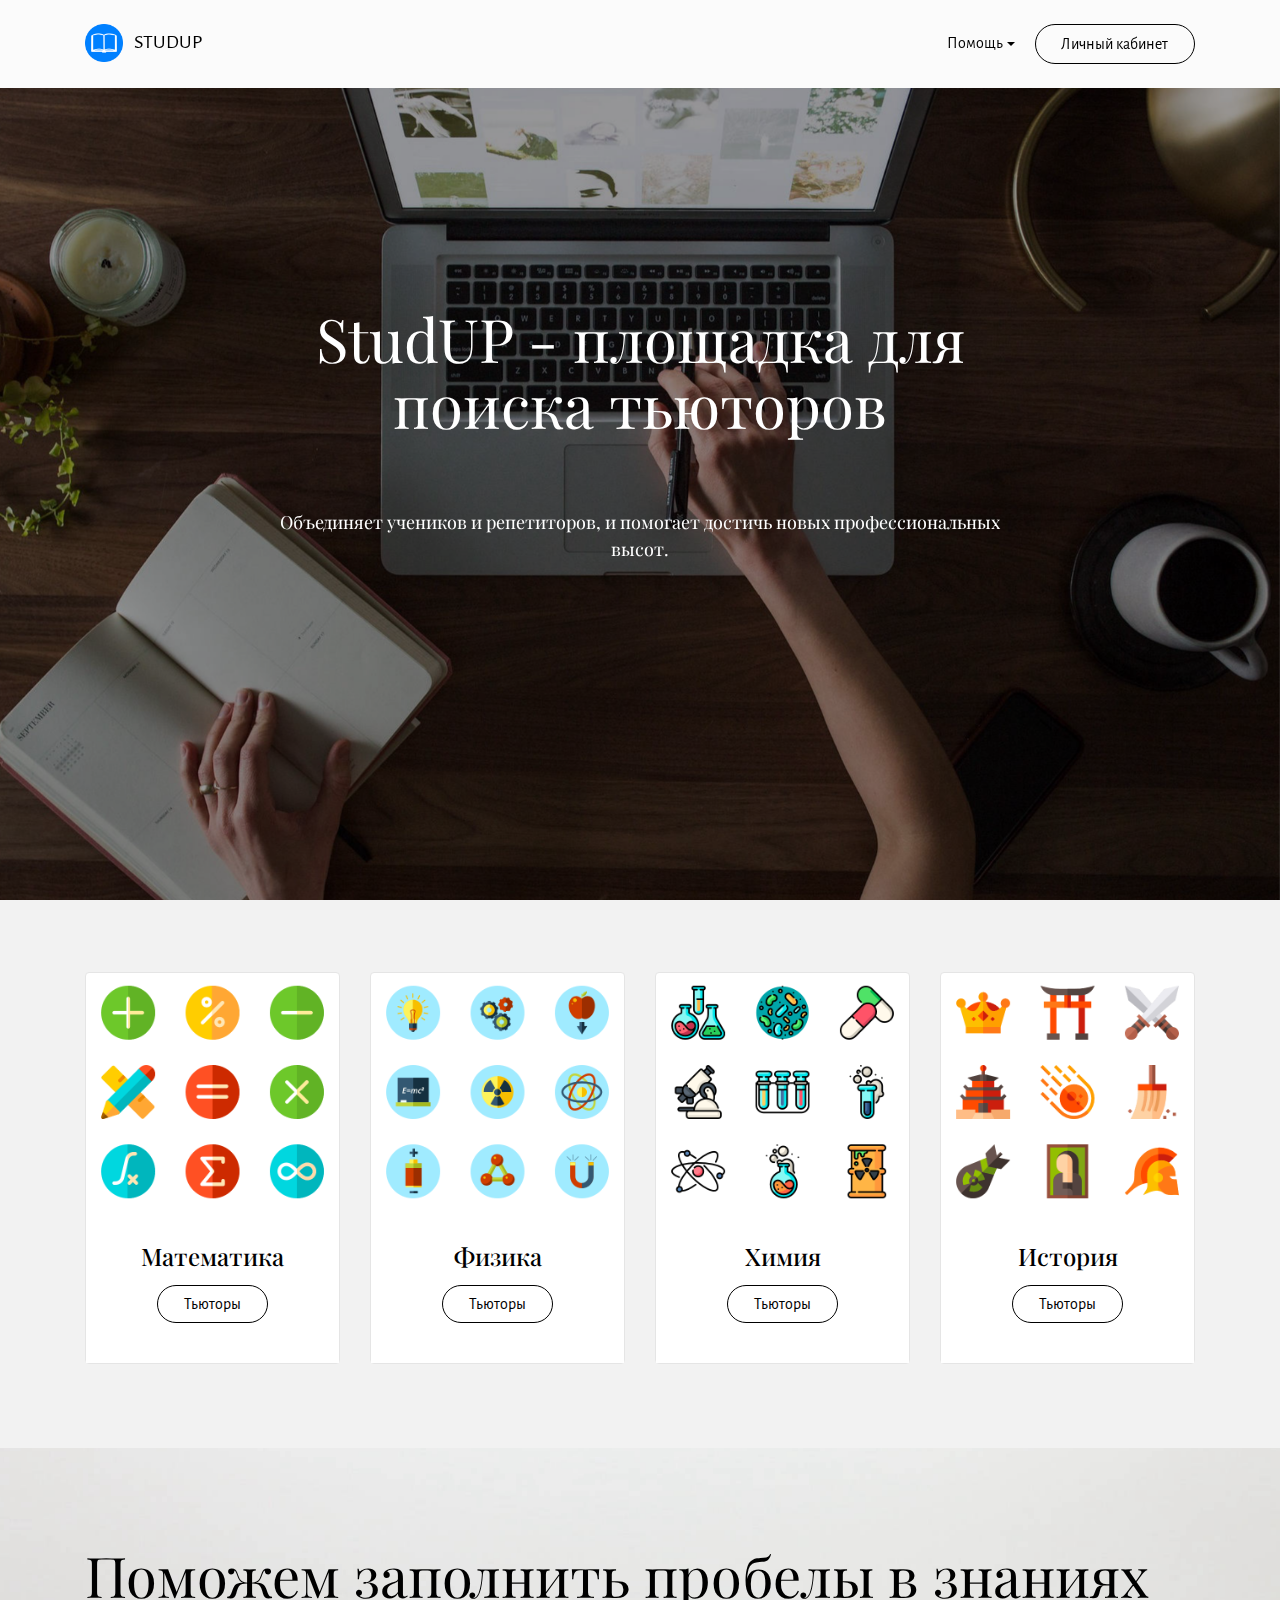
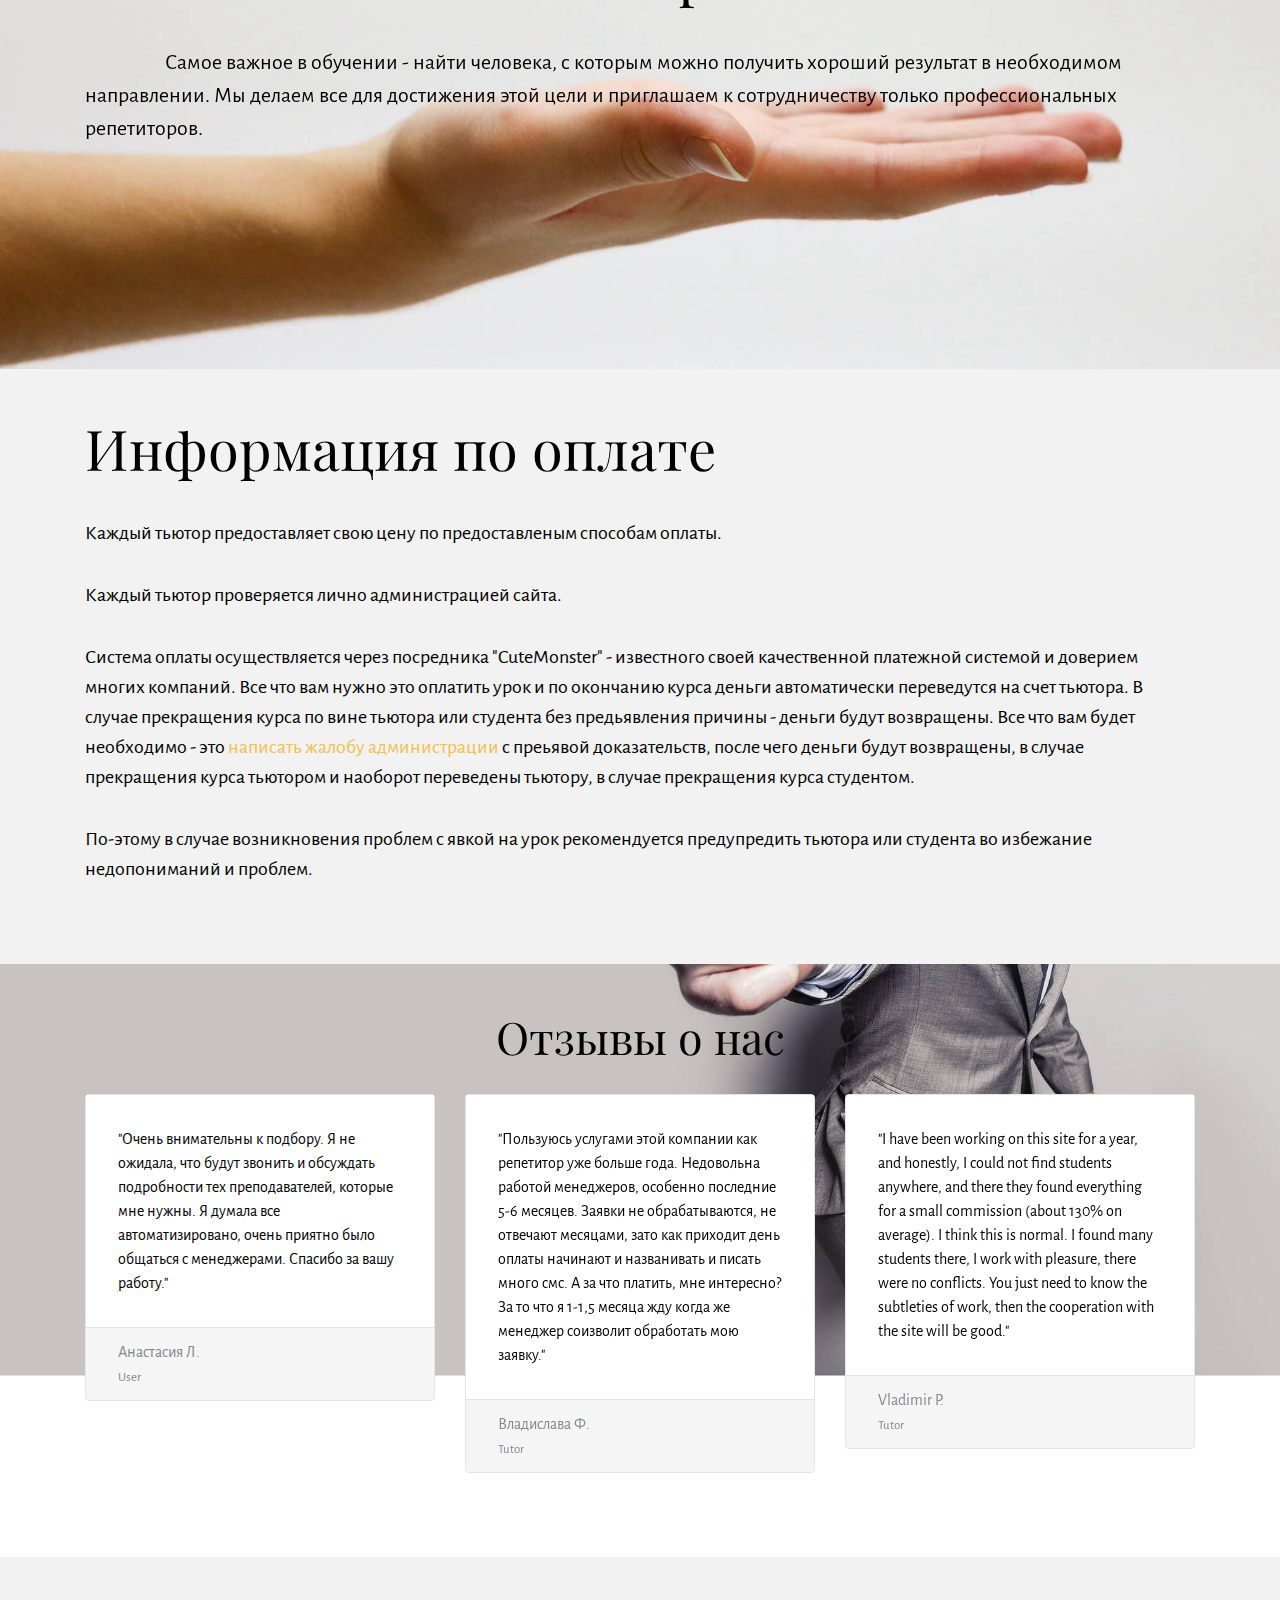
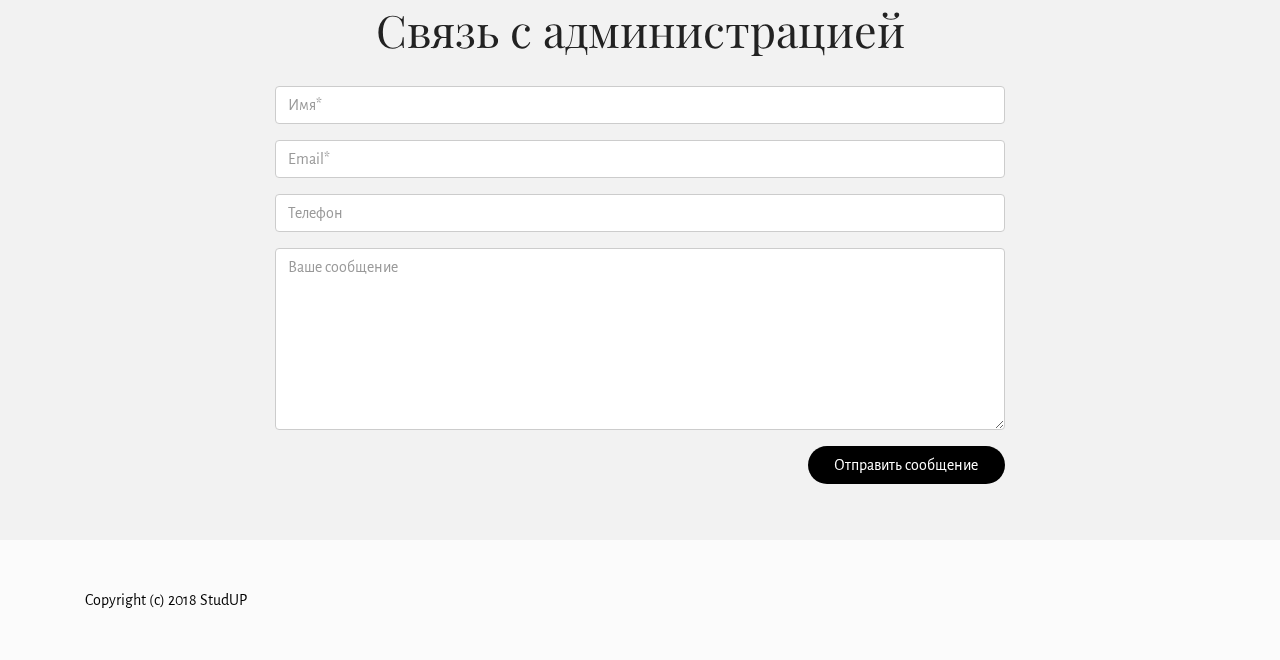
<file: index.html>
<!DOCTYPE html>
<html >
<head>
  <!-- Site made with Mobirise Website Builder v4.8.6, https://mobirise.com -->
  <meta charset="UTF-8">
  <meta http-equiv="X-UA-Compatible" content="IE=edge">
  <meta name="generator" content="Mobirise v4.8.6, mobirise.com">
  <meta name="viewport" content="width=device-width, initial-scale=1, minimum-scale=1">
  <link rel="shortcut icon" href="assets/images/bible-icon-8-128x128.png" type="image/x-icon">
  <meta name="description" content="">
  <title>Home</title>
  <link rel="stylesheet" href="https://fonts.googleapis.com/css?family=Playfair+Display:400,700&subset=latin,cyrillic">
  <link rel="stylesheet" href="https://fonts.googleapis.com/css?family=Alegreya+Sans:400,700&subset=latin,vietnamese,latin-ext">
  <link rel="stylesheet" href="assets/tether/tether.min.css">
  <link rel="stylesheet" href="assets/bootstrap/css/bootstrap.min.css">
  <link rel="stylesheet" href="assets/puritym/css/style.css">
  <link rel="stylesheet" href="assets/dropdown-menu/style.light.css">
  <link rel="stylesheet" href="assets/mobirise/css/mbr-additional.css" type="text/css">
  
  
  
</head>
<body>
  <section id="dropdown-menu-3" data-rv-view="0">

    <nav class="navbar navbar-dropdown">

        <div class="container">

            <div class="navbar-brand">
                <a href="index.html" class="navbar-logo"><img src="assets/images/bible-icon-8-128x128.png" alt="Mobirise"></a>
                <a class="text-black" href="https://stud-less.github.io">STUDUP</a>
            </div>

            <button class="navbar-toggler pull-xs-right hidden-md-up" type="button" data-toggle="collapse" data-target="#exCollapsingNavbar">
                <div class="hamburger-icon"></div>
            </button>

            <ul class="nav-dropdown collapse pull-xs-right navbar-toggleable-sm nav navbar-nav" id="exCollapsingNavbar"><li class="nav-item dropdown"><a class="nav-link link dropdown-toggle" data-toggle="dropdown-submenu" href="https://mobirise.com/" aria-expanded="false">Помощь</a><div class="dropdown-menu"><a class="dropdown-item" href="index.html#form1-g">Напишите нам</a></div></li><li class="nav-item nav-btn"><a class="nav-link btn btn-black btn-black-outline" href="page2.html">Личный кабинет</a></li></ul>

        </div>

    </nav>

</section>

<section class="mbr-section mbr-section-full mbr-parallax-background mbr-after-navbar" id="header2-4" data-rv-view="2" style="background-image: url(assets/images/mbr-1-1920x1279.jpg);">
    <div class="mbr-table-cell">
        <div class="mbr-overlay" style="opacity: 0.4; background-color: rgb(0, 0, 0);"></div>
        <div class="container">
            <div class="row">
                <div class="col-md-8 col-md-offset-2 text-xs-center">

                    <h1 class="mbr-section-title display-1">StudUP - площадка для поиска тьюторов</h1>
                    <p class="lead"><br>Объединяет учеников и репетиторов, и помогает достичь новых профессиональных высот.</p>
                    
                </div>
            </div>
        </div>
        <a class="mbr-arrow" href="#features1-6"><i class="fa fa-angle-down"></i></a>
    </div>
</section>

<section class="mbr-section mbr-section-small" id="features1-6" data-rv-view="5" style="background-color: rgb(242, 242, 242); padding-top: 4.5rem; padding-bottom: 4.5rem;">
    
    <div class="container">
        <div class="row">
            <div class="col-sm-6 col-md-3">
                <div class="card cart-block">
                    <div><img src="assets/images/261934-math-symbols-600x564.png" class="card-img-top"></div>
                    <div class="card-block">
                        <h4 class="card-title text-xs-center">Математика</h4>
                        <p class="card-text"></p>
                        <div class="text-xs-center"><a href="page1.html#content4-n" class="btn btn-secondary-outline">Тьюторы</a></div>
                    </div>
                </div>
            </div>
            <div class="col-sm-6 col-md-3">
                <div class="card cart-block">
                    <div><img src="assets/images/229621-physics-600x564.png" class="card-img-top"></div>
                    <div class="card-block">
                        <h4 class="card-title text-xs-center">Физика</h4>
                        <p class="card-text"></p>
                        <div class="text-xs-center"><a href="page1.html#content4-n" class="btn btn-secondary-outline">Тьюторы</a></div>
                    </div>
                </div>
            </div>
            <div class="col-sm-6 col-md-3">
                <div class="card cart-block">
                    <div><img src="assets/images/1176204-chemistry-600x564.png" class="card-img-top"></div>
                    <div class="card-block">
                        <h4 class="card-title text-xs-center">Химия</h4>
                        <p class="card-text"></p>
                        <div class="text-xs-center"><a href="page1.html" class="btn btn-secondary-outline">Тьюторы</a></div>
                    </div>
                </div>
            </div>
            <div class="col-sm-6 col-md-3">
                <div class="card cart-block">
                    <div><img src="assets/images/1198914-history-600x564.png" class="card-img-top"></div>
                    <div class="card-block">
                        <h4 class="card-title text-xs-center">История</h4>
                        <p class="card-text"></p>
                        <div class="text-xs-center"><a href="page1.html" class="btn btn-secondary-outline">Тьюторы</a> </div>
                    </div>
                </div>
            </div>
        </div>
    </div>
</section>

<section class="mbr-section mbr-parallax-background col-undefined" id="content5-7" data-rv-view="8" style="background-image: url(assets/images/mbr-1920x1279.jpg); padding-top: 6rem; padding-bottom: 12rem;">
    <div class="mbr-overlay" style="opacity: 0; background-color: rgb(255, 255, 255);"></div>
    <div class="container">
        <h3 class="mbr-section-title display-2">Поможем заполнить пробелы в знаниях</h3>
        <div class="lead"><p>&nbsp;&nbsp;&nbsp;&nbsp;&nbsp;&nbsp;&nbsp;&nbsp;&nbsp;&nbsp;&nbsp;&nbsp;&nbsp;&nbsp;&nbsp;&nbsp;&nbsp;&nbsp;&nbsp;&nbsp;Самое важное в обучении - найти человека, с которым можно получить хороший результат в необходимом направлении. Мы делаем все для достижения этой цели и приглашаем к сотрудничеству только профессиональных репетиторов.</p></div>
    </div>
</section>

<section class="mbr-section col-undefined" id="content5-b" data-rv-view="11" style="background-color: rgb(242, 242, 242); padding-top: 3rem; padding-bottom: 3rem;">
    
    <div class="container">
        <h3 class="mbr-section-title display-2">Информация по оплате</h3>
        <div class="lead"><p>Каждый тьютор предоставляет свою цену по предоставленым способам оплаты.</p><p>Каждый тьютор проверяется лично администрацией сайта.</p><p>Система оплаты осуществляется через посредника "CuteMonster" - известного своей качественной платежной системой и доверием многих компаний. Все что вам нужно это оплатить урок и по окончанию курса деньги автоматически переведутся на счет тьютора. В случае прекращения курса по вине тьютора или студента без предьявления причины - деньги будут возвращены. Все что вам будет необходимо - это <a href="index.html#form1-g">написать жалобу администрации</a> с преьявой доказательств, после чего деньги будут возвращены, в случае прекращения курса тьютором и наоборот переведены тьютору, в случае прекращения курса студентом.<span style="font-size: 1.25rem;">&nbsp;</span></p><p><span style="font-size: 1.25rem;">По-этому в случае возникновения проблем с явкой на урок рекомендуется предупредить тьютора или студента во избежание недопониманий и проблем.</span></p></div>
    </div>
</section>

<section class="mbr-section mbr-section-small mbr-parallax-background" id="testimonials1-e" data-rv-view="14" style="background-image: url(assets/images/mbr-4-1920x1280.jpg); padding-top: 3rem; padding-bottom: 4.5rem;">
    <div>
        
        <div class="container">
            <h2 class="mbr-section-title display-3 text-xs-center">Отзывы о нас</h2>

            <div class="row mbr-testimonial-cards">
                <div class="col-xs-12 col-sm-6 col-md-4">
                    <div class="card">
                        <div class="card-block">"Очень внимательны к подбору. Я не ожидала, что будут звонить и обсуждать подробности тех преподавателей, которые мне нужны. Я думала все автоматизировано, очень приятно было общаться с менеджерами. Спасибо за вашу работу."</div>
                        <div class="card-footer text-muted">
                            <div>Анастасия Л.</div>
                            <small>User</small>
                        </div>
                    </div>
                </div><div class="col-xs-12 col-sm-6 col-md-4">
                    <div class="card">
                        <div class="card-block">"Пользуюсь услугами этой компании как репетитор уже больше года. Недовольна работой менеджеров, особенно последние 5-6 месяцев. Заявки не обрабатываются, не отвечают месяцами, зато как приходит день оплаты начинают и названивать и писать много смс. А за что платить, мне интересно? За то что я 1-1,5 месяца жду когда же менеджер соизволит обработать мою заявку."</div>
                        <div class="card-footer text-muted">
                            <div>Владислава Ф.</div>
                            <small>Tutor</small>
                        </div>
                    </div>
                </div><div class="col-xs-12 col-sm-6 col-md-4">
                    <div class="card">
                        <div class="card-block">"I have been working on this site for a year, and honestly, I could not find students anywhere, and there they found everything for a small commission (about 130% on average). I think this is normal. I found many students there, I work with pleasure, there were no conflicts. You just need to know the subtleties of work, then the cooperation with the site will be good."</div>
                        <div class="card-footer text-muted">
                            <div>Vladimir P.</div>
                            <small>Tutor</small>
                        </div>
                    </div>
                </div>
            </div>
        </div>
    </div>
</section>

<section class="mbr-section mbr-section-small" id="form1-g" data-rv-view="29" style="background-color: rgb(242, 242, 242); padding-top: 3rem; padding-bottom: 3rem;">
    
    <div class="container">
        <div class="row">
            <div class="col-sm-8 col-sm-offset-2" data-form-type="formoid">
                <h2 class="mbr-section-title display-3 text-xs-center">Связь с администрацией</h2>

                <div data-form-alert="true"><div hidden="" data-form-alert-success="true">Спасибо за Ваше сообщение, постараемся ответить как можно скорее!</div></div>
                <form action="https://mobirise.com/" method="post" data-form-title="Связь с администрацией">
                    <input type="hidden" value="BWGgwvST01+2Pyr1UuJrVgzySGISYYIoHphCrMPkSrOf7WFUztsO2E1MGORH1V3JEFpe/spKT1AqB4VianIVkBlf+2j+B8UaWvglIXURYdg9t3t/mw+dtBYJ5E5j+Rz7" data-form-email="true">
                    <div class="form-group">
                        <input type="text" class="form-control" name="name" required="" placeholder="Имя*" data-form-field="Name">
                    </div>
                    <div class="form-group">
                        <input type="email" class="form-control" name="email" required="" placeholder="Email*" data-form-field="Email">
                    </div>
                    <div class="form-group">
                        <input type="tel" class="form-control" name="phone" placeholder="Телефон" data-form-field="Phone">
                    </div>
                    <div class="form-group">
                        <textarea class="form-control" name="message" rows="7" placeholder="Ваше сообщение" data-form-field="Message"></textarea>
                    </div>
                    <div class="text-xs-right"><button type="submit" class="btn btn-black-outline btn-black">Отправить сообщение</button></div>
                </form>
            </div>
        </div>
    </div>
</section>

<footer class="mbr-section mbr-section-nopadding mbr-footer" id="footer1-f" data-rv-view="27" style="background-color: rgb(251, 251, 251); padding-top: 3rem; padding-bottom: 1.98rem;">
    
    <div class="container">
        <p>Copyright (c) 2018 StudUP</p>
    </div>
</footer>


  <script src="assets/web/assets/jquery/jquery.min.js"></script>
  <script src="assets/tether/tether.min.js"></script>
  <script src="assets/bootstrap/js/bootstrap.min.js"></script>
  <script src="assets/smooth-scroll/smooth-scroll.js"></script>
  <script src="assets/jarallax/jarallax.js"></script>
  <script src="assets/puritym/js/script.js"></script>
  <script src="assets/dropdown-menu/script.js"></script>
  <script src="assets/formoid/formoid.min.js"></script>
  
  
</body>
</html>
</file>
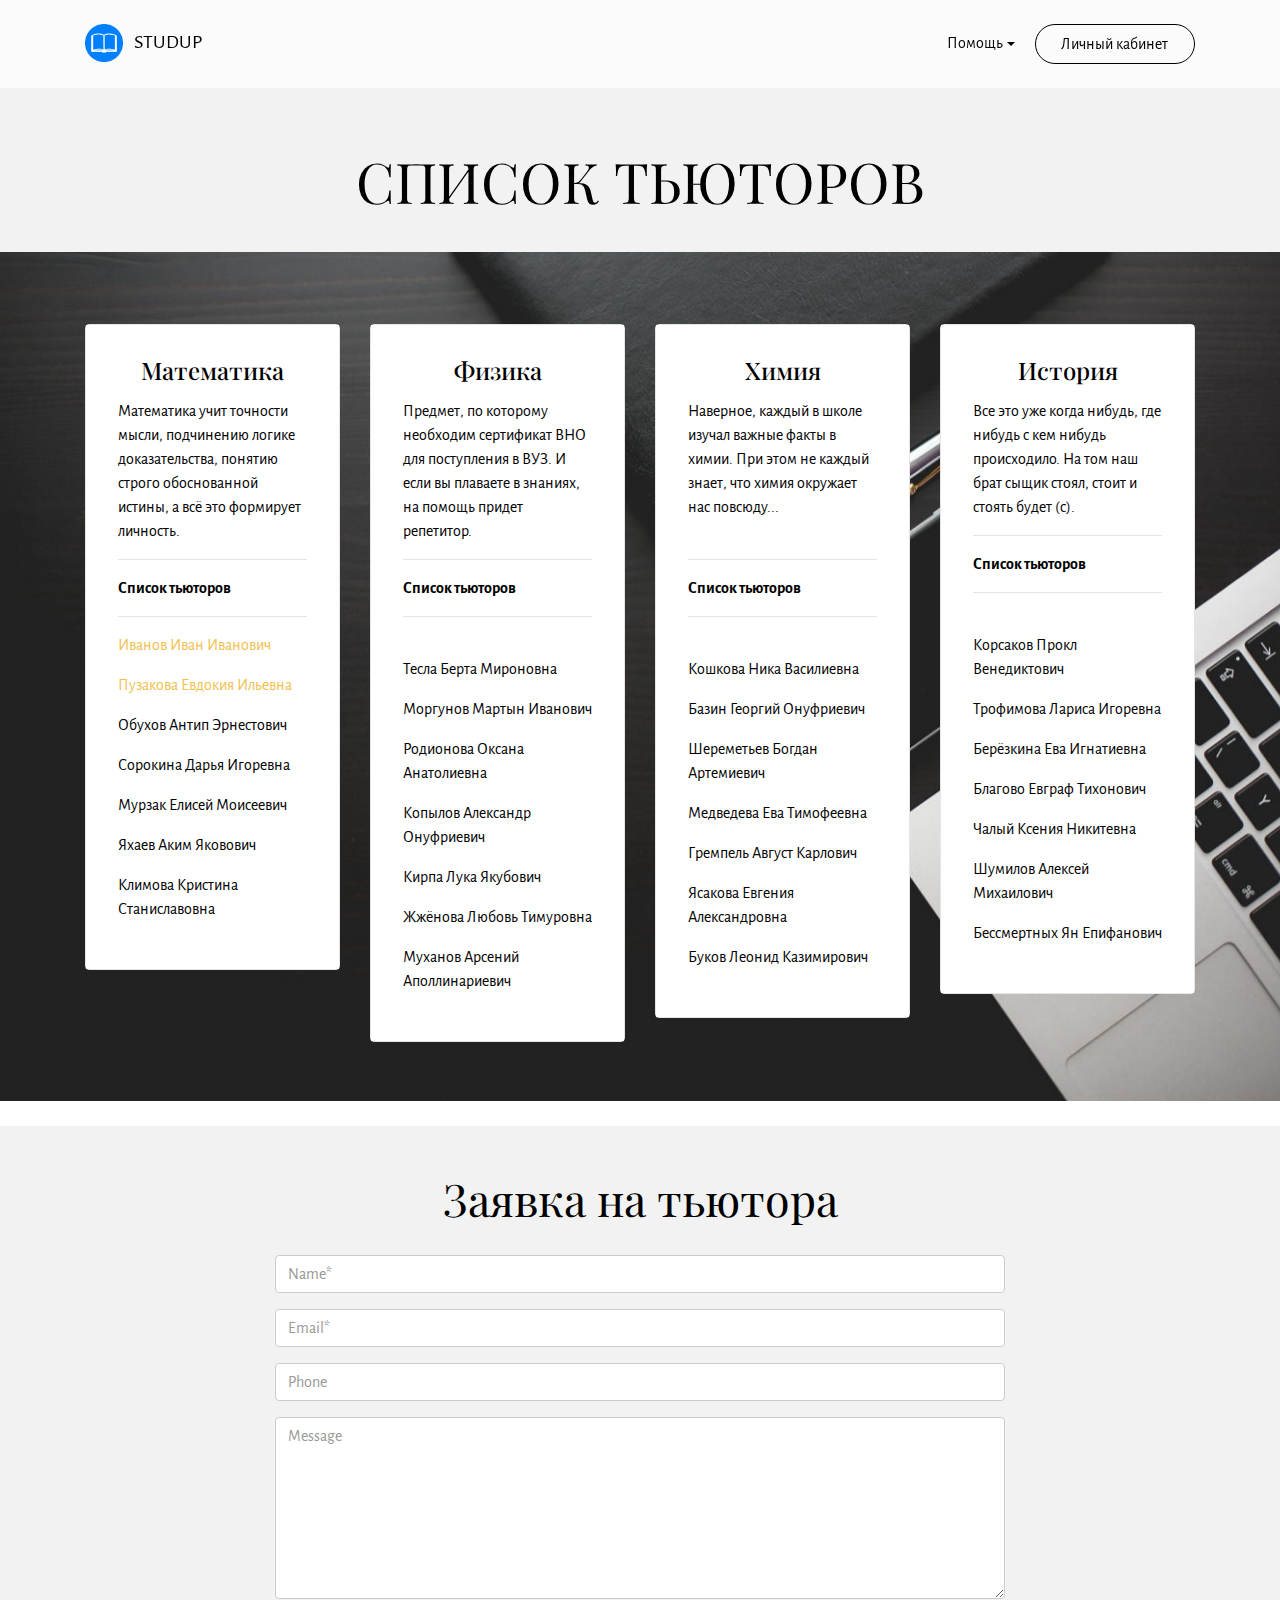
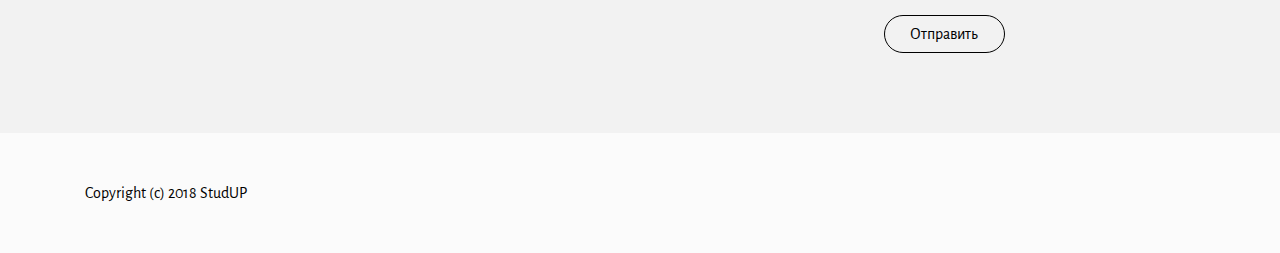
<file: page1.html>
<!DOCTYPE html>
<html >
<head>
  <!-- Site made with Mobirise Website Builder v4.8.6, https://mobirise.com -->
  <meta charset="UTF-8">
  <meta http-equiv="X-UA-Compatible" content="IE=edge">
  <meta name="generator" content="Mobirise v4.8.6, mobirise.com">
  <meta name="viewport" content="width=device-width, initial-scale=1, minimum-scale=1">
  <link rel="shortcut icon" href="assets/images/bible-icon-8-128x128.png" type="image/x-icon">
  <meta name="description" content="">
  <title>Tuters</title>
  <link rel="stylesheet" href="https://fonts.googleapis.com/css?family=Playfair+Display:400,700&subset=latin,cyrillic">
  <link rel="stylesheet" href="https://fonts.googleapis.com/css?family=Alegreya+Sans:400,700&subset=latin,vietnamese,latin-ext">
  <link rel="stylesheet" href="assets/tether/tether.min.css">
  <link rel="stylesheet" href="assets/bootstrap/css/bootstrap.min.css">
  <link rel="stylesheet" href="assets/puritym/css/style.css">
  <link rel="stylesheet" href="assets/dropdown-menu/style.light.css">
  <link rel="stylesheet" href="assets/mobirise/css/mbr-additional.css" type="text/css">
  
  
  
</head>
<body>
  <section id="dropdown-menu-h" data-rv-view="66">

    <nav class="navbar navbar-dropdown">

        <div class="container">

            <div class="navbar-brand">
                <a href="index.html" class="navbar-logo"><img src="assets/images/bible-icon-8-128x128.png" alt="Mobirise"></a>
                <a class="text-black" href="https://stud-less.github.io">STUDUP</a>
            </div>

            <button class="navbar-toggler pull-xs-right hidden-md-up" type="button" data-toggle="collapse" data-target="#exCollapsingNavbar">
                <div class="hamburger-icon"></div>
            </button>

            <ul class="nav-dropdown collapse pull-xs-right navbar-toggleable-sm nav navbar-nav" id="exCollapsingNavbar"><li class="nav-item dropdown"><a class="nav-link link dropdown-toggle" data-toggle="dropdown-submenu" href="https://mobirise.com/" aria-expanded="false">Помощь</a><div class="dropdown-menu"><a class="dropdown-item" href="index.html#form1-g">Напишите нам</a></div></li><li class="nav-item nav-btn"><a class="nav-link btn btn-black btn-black-outline" href="page2.html">Личный кабинет</a></li></ul>

        </div>

    </nav>

</section>

<section class="mbr-section col-undefined mbr-after-navbar" id="content5-r" data-rv-view="63" style="background-color: rgb(242, 242, 242); padding-top: 6rem; padding-bottom: 0rem;">
    
    <div class="container">
        <h3 class="mbr-section-title display-2">СПИСОК ТЬЮТОРОВ</h3>
        <div class="lead"></div>
    </div>
</section>

<section class="mbr-section mbr-section-small mbr-parallax-background" id="content4-n" data-rv-view="70" style="background-image: url(assets/images/mbr-1-1400x933.jpg); padding-top: 4.5rem; padding-bottom: 4.5rem;">
    
    <div class="container">
        <div class="row">
            <div class="col-sm-6 col-md-3">
                <div class="card cart-block">
                    <div class="card-block">
                        <h4 class="card-title text-xs-center">Математика</h4>
                        <p class="card-text"></p><p>Математика учит точности мысли, подчинению логике доказательства, понятию строго обоснованной истины, а всё это формирует личность.</p><hr><p><strong>Список тьюторов</strong></p><hr><p><a href="page2.html">Иванов Иван Иванович</a></p><p><span style="font-size: 1rem;"><a href="page3.html">Пузакова Евдокия Ильевна</a></span></p><p><span style="font-size: 1rem;">Обухов Антип Эрнестович</span></p><p><span style="font-size: 1rem;">Сорокина Дарья Игоревна</span></p><p><span style="font-size: 1rem;">Мурзак Елисей Моисеевич&nbsp;</span></p><p><span style="font-size: 1rem;">Яхаев Аким Яковович</span></p><p>Климова Кристина Станиславовна&nbsp;<br></p><p></p>
                    </div>
                </div>
            </div>
            <div class="col-sm-6 col-md-3">
                <div class="card cart-block">
                    <div class="card-block">
                        <h4 class="card-title text-xs-center">Физика</h4>
                        <p class="card-text"></p><p>Предмет, по которому необходим сертификат ВНО для поступления в ВУЗ. И если вы плаваете в знаниях, на помощь придет репетитор.<br></p><hr><p><strong>Список тьюторов</strong></p><hr><p><span style="font-size: 1rem;"><br></span><span style="font-size: 1rem;">Тесла Берта Мироновна</span></p><p><span style="font-size: 1rem;">Моргунов Мартын Иванович</span></p><p><span style="font-size: 1rem;">Родионова Оксана Анатолиевна</span></p><p><span style="font-size: 1rem;">Копылов Александр Онуфриевич</span></p><p><span style="font-size: 1rem;">Кирпа Лука Якубович</span></p><p><span style="font-size: 1rem;">Жжёнова Любовь Тимуровна</span></p><p>Муханов Арсений Аполлинариевич<br></p><p></p>
                    </div>
                </div>
            </div>
            <div class="col-sm-6 col-md-3">
                <div class="card cart-block">
                    <div class="card-block">
                        <h4 class="card-title text-xs-center">Химия</h4>
                        <p class="card-text"></p><p>Наверное, каждый в школе изучал важные факты в химии. При этом не каждый знает, что химия окружает нас повсюду...<br><br></p><hr><p><strong>Список тьюторов</strong></p><hr><p><span style="font-size: 1rem;"><br></span><span style="font-size: 1rem;">Кошкова Ника Василиевна</span></p><p><span style="font-size: 1rem;">Базин Георгий Онуфриевич</span></p><p><span style="font-size: 1rem;">Шереметьев Богдан Артемиевич</span></p><p><span style="font-size: 1rem;">Медведева Ева Тимофеевна</span></p><p><span style="font-size: 1rem;">Гремпель ﻿Август Карлович</span></p><p><span style="font-size: 1rem;">Ясакова Евгения Александровна</span></p><p>Буков Леонид Казимирович&nbsp;<br></p><p></p>
                    </div>
                </div>
            </div>
            <div class="col-sm-6 col-md-3">
                <div class="card cart-block">
                    <div class="card-block">
                        <h4 class="card-title text-xs-center">История</h4>
                        <p class="card-text"></p><p>Все это уже когда нибудь, где нибудь с кем нибудь происходило. На том наш брат сыщик стоял, стоит и стоять будет (с).</p><hr><p><strong>Список тьюторов</strong></p><hr><p><span style="font-size: 1rem;"><br></span><span style="font-size: 1rem;">Корсаков Прокл Венедиктович</span></p><p><span style="font-size: 1rem;">Трофимова Лариса Игоревна</span></p><p><span style="font-size: 1rem;">Берёзкина Ева Игнатиевна</span></p><p><span style="font-size: 1rem;">Благово Евграф Тихонович</span></p><p><span style="font-size: 1rem;">Чалый Ксения Никитевна</span>&nbsp;&nbsp;&nbsp;&nbsp;</p><p><span style="font-size: 1rem;">Шумилов Алексей Михаилович</span></p><p>Бессмертных Ян Епифанович <br></p><p></p>
                    </div>
                </div>
            </div>
        </div>
    </div>
</section>

<section class="mbr-section mbr-section-small" id="form1-u" data-rv-view="73" style="background-color: rgb(242, 242, 242); padding-top: 3rem; padding-bottom: 4.5rem;">
    
    <div class="container">
        <div class="row">
            <div class="col-sm-8 col-sm-offset-2" data-form-type="formoid">
                <h2 class="mbr-section-title display-3 text-xs-center">Заявка на тьютора</h2>

                <div data-form-alert="true"><div hidden="" data-form-alert-success="true">Ваша заявка будет рассмотрена администрацией.</div></div>
                <form action="https://mobirise.com/" method="post" data-form-title="Заявка на тьютора">
                    <input type="hidden" value="5FknbpR2J3oaVjMgYyb5TI1yHiY8vt8NJ10uIqqMf2LADc5fdkXalUhod8pMetIghPE11Fe/iOZGYVpOEPZOjlqg7N0u9Q4oN9JD2RkD0kGNea6AnnnTf+lJs7ixTx8l" data-form-email="true">
                    <div class="form-group">
                        <input type="text" class="form-control" name="name" required="" placeholder="Name*" data-form-field="Name">
                    </div>
                    <div class="form-group">
                        <input type="email" class="form-control" name="email" required="" placeholder="Email*" data-form-field="Email">
                    </div>
                    <div class="form-group">
                        <input type="tel" class="form-control" name="phone" placeholder="Phone" data-form-field="Phone">
                    </div>
                    <div class="form-group">
                        <textarea class="form-control" name="message" rows="7" placeholder="Message" data-form-field="Message"></textarea>
                    </div>
                    <div class="text-xs-right"><button type="submit" class="btn btn-secondary-outline">Отправить</button></div>
                </form>
            </div>
        </div>
    </div>
</section>

<footer class="mbr-section mbr-section-nopadding mbr-footer" id="footer1-i" data-rv-view="68" style="background-color: rgb(251, 251, 251); padding-top: 3rem; padding-bottom: 1.98rem;">
    
    <div class="container">
        <p>Copyright (c) 2018 StudUP</p>
    </div>
</footer>


  <script src="assets/web/assets/jquery/jquery.min.js"></script>
  <script src="assets/tether/tether.min.js"></script>
  <script src="assets/bootstrap/js/bootstrap.min.js"></script>
  <script src="assets/smooth-scroll/smooth-scroll.js"></script>
  <script src="assets/jarallax/jarallax.js"></script>
  <script src="assets/puritym/js/script.js"></script>
  <script src="assets/dropdown-menu/script.js"></script>
  <script src="assets/formoid/formoid.min.js"></script>
  
  
</body>
</html>
</file>
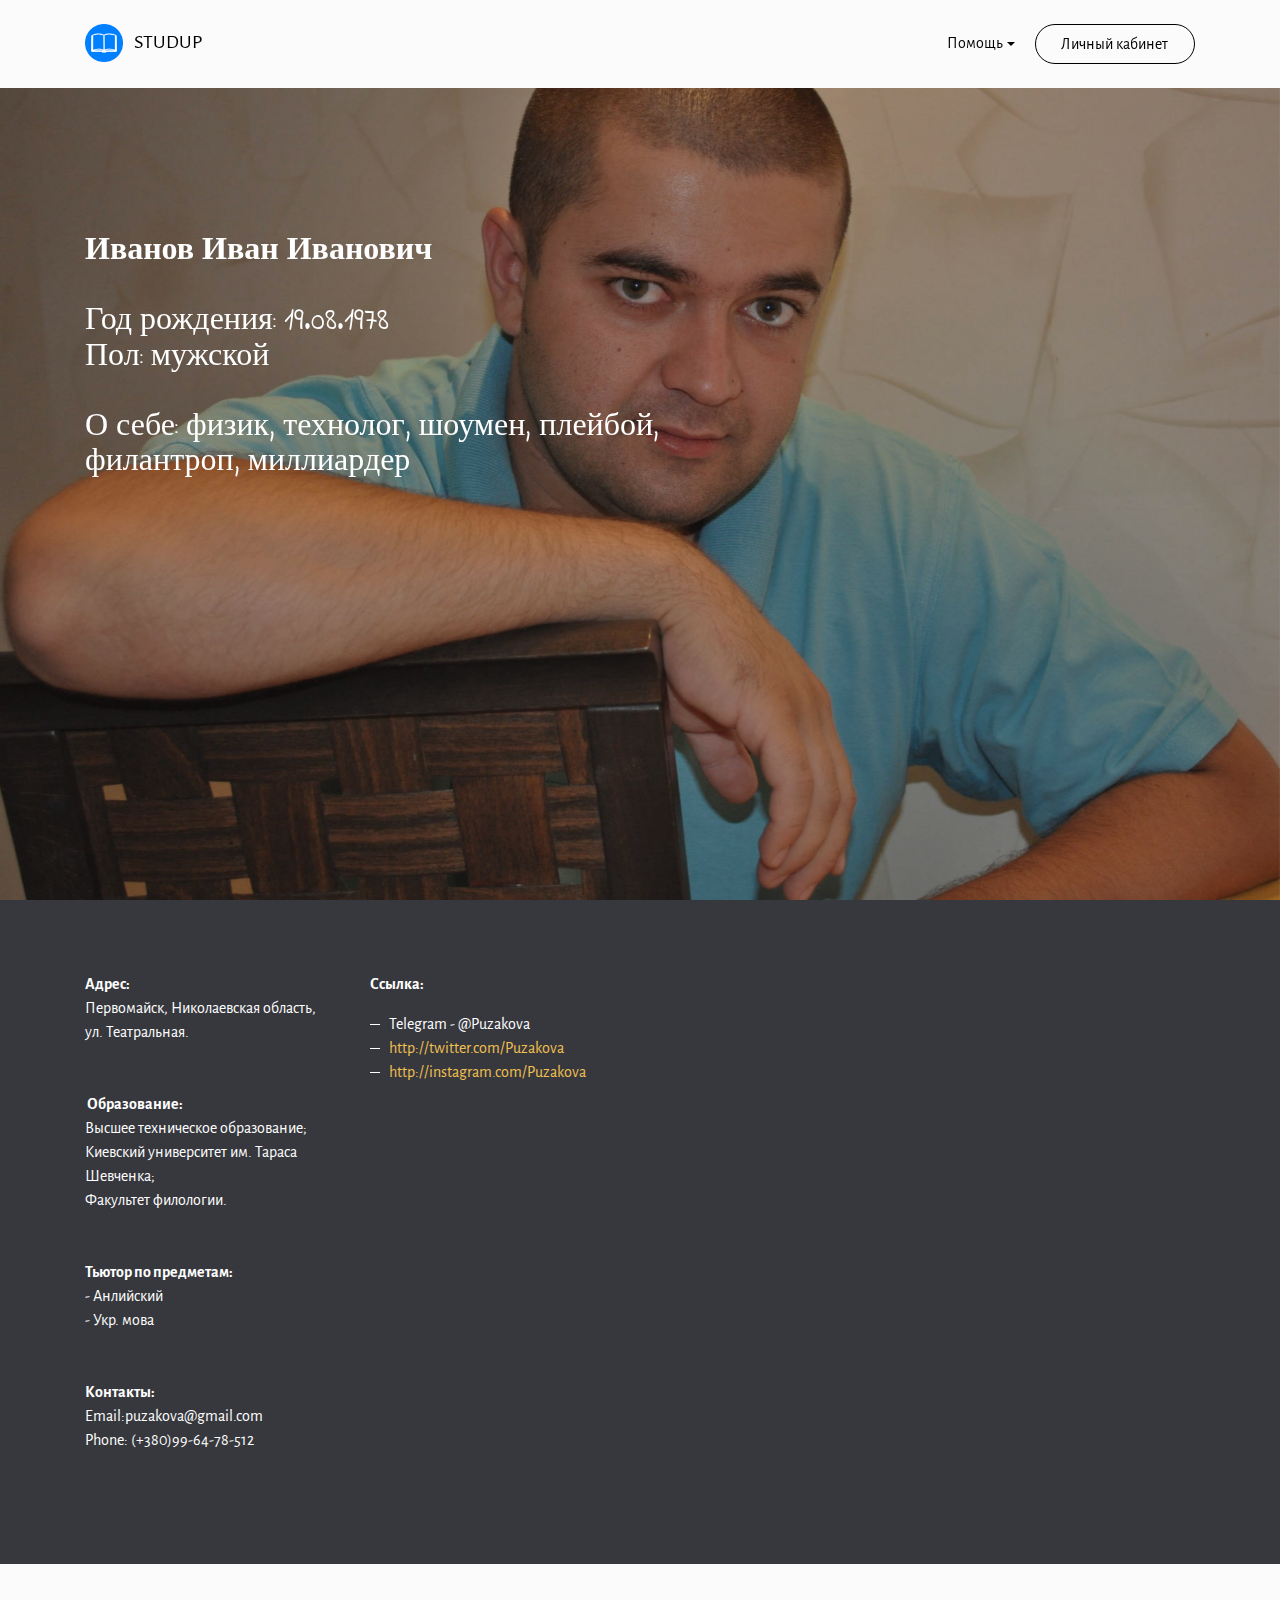
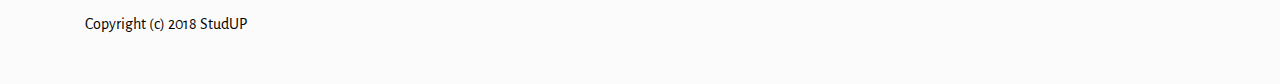
<file: page2.html>
<!DOCTYPE html>
<html >
<head>
  <!-- Site made with Mobirise Website Builder v4.8.6, https://mobirise.com -->
  <meta charset="UTF-8">
  <meta http-equiv="X-UA-Compatible" content="IE=edge">
  <meta name="generator" content="Mobirise v4.8.6, mobirise.com">
  <meta name="viewport" content="width=device-width, initial-scale=1, minimum-scale=1">
  <link rel="shortcut icon" href="assets/images/bible-icon-8-128x128.png" type="image/x-icon">
  <meta name="description" content="">
  <title>Иванов Иван Иванович</title>
  <link rel="stylesheet" href="https://fonts.googleapis.com/css?family=Playfair+Display:400,700&subset=latin,cyrillic">
  <link rel="stylesheet" href="https://fonts.googleapis.com/css?family=Alegreya+Sans:400,700&subset=latin,vietnamese,latin-ext">
  <link rel="stylesheet" href="assets/tether/tether.min.css">
  <link rel="stylesheet" href="assets/bootstrap/css/bootstrap.min.css">
  <link rel="stylesheet" href="assets/puritym/css/style.css">
  <link rel="stylesheet" href="assets/dropdown-menu/style.light.css">
  <link rel="stylesheet" href="assets/mobirise/css/mbr-additional.css" type="text/css">
  
  
  
</head>
<body>
  <section id="dropdown-menu-o" data-rv-view="41">

    <nav class="navbar navbar-dropdown">

        <div class="container">

            <div class="navbar-brand">
                <a href="index.html" class="navbar-logo"><img src="assets/images/bible-icon-8-128x128.png" alt="Mobirise"></a>
                <a class="text-black" href="https://stud-less.github.io">STUDUP</a>
            </div>

            <button class="navbar-toggler pull-xs-right hidden-md-up" type="button" data-toggle="collapse" data-target="#exCollapsingNavbar">
                <div class="hamburger-icon"></div>
            </button>

            <ul class="nav-dropdown collapse pull-xs-right navbar-toggleable-sm nav navbar-nav" id="exCollapsingNavbar"><li class="nav-item dropdown"><a class="nav-link link dropdown-toggle" data-toggle="dropdown-submenu" href="https://mobirise.com/" aria-expanded="false">Помощь</a><div class="dropdown-menu"><a class="dropdown-item" href="index.html#form1-g">Напишите нам</a></div></li><li class="nav-item nav-btn"><a class="nav-link btn btn-black btn-black-outline" href="page2.html">Личный кабинет</a></li></ul>

        </div>

    </nav>

</section>

<section class="mbr-section mbr-section-full mbr-parallax-background mbr-after-navbar" id="header4-x" data-rv-view="38" style="background-image: url(assets/images/-1920x1275.jpg);">
    <div class="mbr-table-cell">
        <div class="mbr-overlay" style="opacity: 0.3; background-color: rgb(34, 34, 34);"></div>
        <div class="container">
            <div class="row">
                <div class="col-md-8">

                    <h1 class="mbr-section-title display-1"><strong>Иванов Иван Иванович</strong><br><br>Год рождения: 19.08.1978<br>Пол: мужской<br><br>О себе: физик, технолог, шоумен, плейбой, филантроп, миллиардер<br><br><br><br><br></h1>
                    
                    
                </div>
            </div>
        </div>
        <a class="mbr-arrow" href="#footer1-p"><i class="fa fa-angle-down"></i></a>
    </div>
</section>

<section class="mbr-section mbr-section-small mbr-footer" id="contacts2-v" data-rv-view="45" style="background-color: rgb(55, 56, 62); padding-top: 4.5rem; padding-bottom: 4.5rem;">
    
    <div class="container">
        <div class="row">
            <div class="col-xs-12 col-md-3">
                <p><strong>Адрес:</strong><br>Первомайск, Николаевская область,<br>ул. Театральная.<br><br>
<strong><br></strong><strong>&nbsp;Образование:</strong><br>Высшее техническое образование;<br>Киевский университет им. Тараса Шевченка;<br>Факультет филологии.<br><br><br><strong>Тьютор по предметам:</strong><br>- Анлийский<br>- Укр. мова<br><br><br><strong>Контакты:</strong><br>
Email:puzakova@gmail.com<br>
Phone: (+380)99-64-78-512<br><br></p>
            </div>
            <div class="col-xs-12 col-md-3"><p><a href="https://t.me" target="_blank"></a><strong>Ссылка:</strong></p><ul><li>Telegram - @Puzakova</li><li><a href="https://twitter.com" target="_blank">http://twitter.com/Puzakova</a></li><li><a href="https://instagram.com/kamiengell" target="_blank">http://instagram.com/Puzakova</a></li></ul><p></p></div>
            <div class="col-xs-12 col-md-6">
                <div class="mbr-map"><iframe frameborder="0" style="border:0" src="https://www.google.com/maps/embed/v1/place?key=AIzaSyA0Dx_boXQiwvdz8sJHoYeZNVTdoWONYkU&amp;q=place_id:ChIJo-zQ1TdIzkARKby8VVdFG1M" allowfullscreen=""></iframe></div>
            </div>
        </div>
    </div>
</section>

<footer class="mbr-section mbr-section-nopadding mbr-footer" id="footer1-p" data-rv-view="43" style="background-color: rgb(251, 251, 251); padding-top: 3rem; padding-bottom: 1.98rem;">
    
    <div class="container">
        <p>Copyright (c) 2018 StudUP</p>
    </div>
</footer>


  <script src="assets/web/assets/jquery/jquery.min.js"></script>
  <script src="assets/tether/tether.min.js"></script>
  <script src="assets/bootstrap/js/bootstrap.min.js"></script>
  <script src="assets/smooth-scroll/smooth-scroll.js"></script>
  <script src="assets/jarallax/jarallax.js"></script>
  <script src="assets/puritym/js/script.js"></script>
  <script src="assets/dropdown-menu/script.js"></script>
  
  
</body>
</html>
</file>
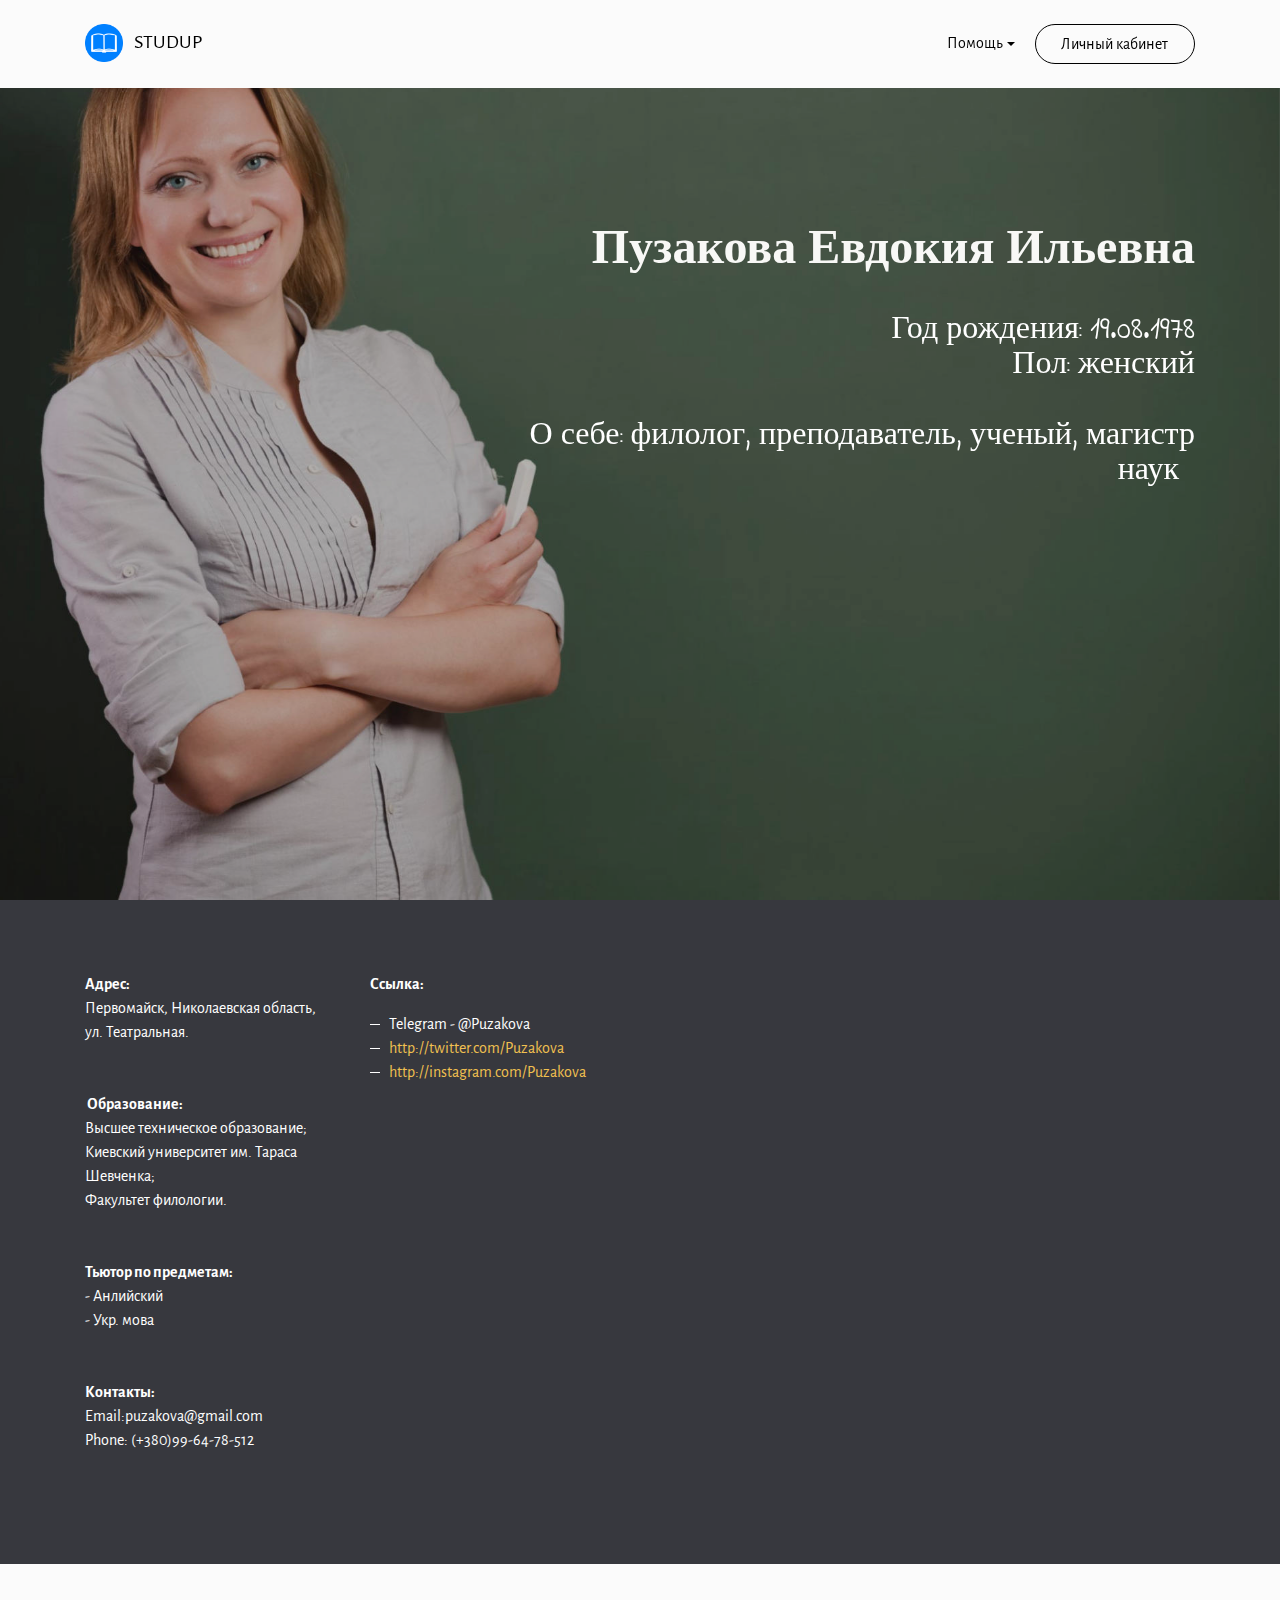
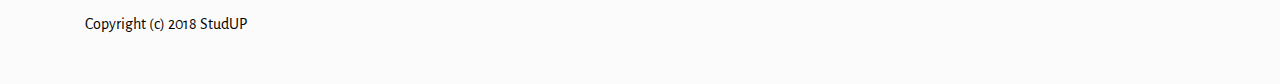
<file: page3.html>
<!DOCTYPE html>
<html >
<head>
  <!-- Site made with Mobirise Website Builder v4.8.6, https://mobirise.com -->
  <meta charset="UTF-8">
  <meta http-equiv="X-UA-Compatible" content="IE=edge">
  <meta name="generator" content="Mobirise v4.8.6, mobirise.com">
  <meta name="viewport" content="width=device-width, initial-scale=1, minimum-scale=1">
  <link rel="shortcut icon" href="assets/images/bible-icon-8-128x128.png" type="image/x-icon">
  <meta name="description" content="">
  <title>Пузакова Евдокия Ильевна</title>
  <link rel="stylesheet" href="https://fonts.googleapis.com/css?family=Playfair+Display:400,700&subset=latin,cyrillic">
  <link rel="stylesheet" href="https://fonts.googleapis.com/css?family=Alegreya+Sans:400,700&subset=latin,vietnamese,latin-ext">
  <link rel="stylesheet" href="assets/tether/tether.min.css">
  <link rel="stylesheet" href="assets/bootstrap/css/bootstrap.min.css">
  <link rel="stylesheet" href="assets/puritym/css/style.css">
  <link rel="stylesheet" href="assets/dropdown-menu/style.light.css">
  <link rel="stylesheet" href="assets/mobirise/css/mbr-additional.css" type="text/css">
  
  
  
</head>
<body>
  <section id="dropdown-menu-10" data-rv-view="50">

    <nav class="navbar navbar-dropdown">

        <div class="container">

            <div class="navbar-brand">
                <a href="index.html" class="navbar-logo"><img src="assets/images/bible-icon-8-128x128.png" alt="Mobirise"></a>
                <a class="text-black" href="https://stud-less.github.io">STUDUP</a>
            </div>

            <button class="navbar-toggler pull-xs-right hidden-md-up" type="button" data-toggle="collapse" data-target="#exCollapsingNavbar">
                <div class="hamburger-icon"></div>
            </button>

            <ul class="nav-dropdown collapse pull-xs-right navbar-toggleable-sm nav navbar-nav" id="exCollapsingNavbar"><li class="nav-item dropdown"><a class="nav-link link dropdown-toggle" data-toggle="dropdown-submenu" href="https://mobirise.com/" aria-expanded="false">Помощь</a><div class="dropdown-menu"><a class="dropdown-item" href="index.html#form1-g">Напишите нам</a></div></li><li class="nav-item nav-btn"><a class="nav-link btn btn-black btn-black-outline" href="page2.html">Личный кабинет</a></li></ul>

        </div>

    </nav>

</section>

<section class="mbr-section mbr-section-full mbr-parallax-background mbr-after-navbar" id="header4-z" data-rv-view="47" style="background-image: url(assets/images/104658897-2000x1333.jpg);">
    <div class="mbr-table-cell">
        <div class="mbr-overlay" style="opacity: 0.3; background-color: rgb(34, 34, 34);"></div>
        <div class="container">
            <div class="row">
                <div class="col-md-8 col-md-offset-4 text-xs-right">

                    <h1 class="mbr-section-title display-1"><p>&nbsp;&nbsp;&nbsp;&nbsp;&nbsp;&nbsp;&nbsp;&nbsp;<font color="#f8f8f6"><span style="font-size: 48px;"><strong>Пузакова Евдокия Ильевна</strong></span></font><br>&nbsp;&nbsp;&nbsp;&nbsp;&nbsp;&nbsp;&nbsp;&nbsp;&nbsp;&nbsp;&nbsp;&nbsp;&nbsp;&nbsp;&nbsp;&nbsp;<br>&nbsp; &nbsp; &nbsp; &nbsp; &nbsp; &nbsp; &nbsp; &nbsp; &nbsp; &nbsp; &nbsp; &nbsp; &nbsp; &nbsp; &nbsp; &nbsp; &nbsp;Год рождения: 19.08.1978<br>&nbsp; &nbsp; &nbsp; &nbsp; &nbsp; &nbsp; &nbsp; &nbsp; &nbsp; &nbsp; &nbsp; &nbsp; &nbsp; &nbsp; &nbsp; &nbsp; &nbsp;Пол: женский<br><br>О себе: филолог, преподаватель, ученый, магистр наук &nbsp;<br><br><br><br><br></p></h1>
                    
                    
                </div>
            </div>
        </div>
        <a class="mbr-arrow" href="#footer1-11"><i class="fa fa-angle-down"></i></a>
    </div>
</section>

<section class="mbr-section mbr-section-small mbr-footer" id="contacts2-12" data-rv-view="54" style="background-color: rgb(55, 56, 62); padding-top: 4.5rem; padding-bottom: 4.5rem;">
    
    <div class="container">
        <div class="row">
            <div class="col-xs-12 col-md-3">
                <p><strong>Адрес:</strong><br>Первомайск, Николаевская область,<br>ул. Театральная.<br><br>
<strong><br></strong><strong>&nbsp;Образование:</strong><br>Высшее техническое образование;<br>Киевский университет им. Тараса Шевченка;<br>Факультет филологии.<br><br><br><strong>Тьютор по предметам:</strong><br>- Анлийский<br>- Укр. мова<br><br><br><strong>Контакты:</strong><br>
Email:puzakova@gmail.com<br>
Phone: (+380)99-64-78-512<br><br></p>
            </div>
            <div class="col-xs-12 col-md-3"><p><a href="https://t.me" target="_blank"></a><strong>Ссылка:</strong></p><ul><li>Telegram - @Puzakova</li><li><a href="https://twitter.com" target="_blank">http://twitter.com/Puzakova</a></li><li><a href="https://instagram.com/kamiengell" target="_blank">http://instagram.com/Puzakova</a></li></ul><p></p></div>
            <div class="col-xs-12 col-md-6">
                <div class="mbr-map"><iframe frameborder="0" style="border:0" src="https://www.google.com/maps/embed/v1/place?key=AIzaSyA0Dx_boXQiwvdz8sJHoYeZNVTdoWONYkU&amp;q=place_id:ChIJo-zQ1TdIzkARKby8VVdFG1M" allowfullscreen=""></iframe></div>
            </div>
        </div>
    </div>
</section>

<footer class="mbr-section mbr-section-nopadding mbr-footer" id="footer1-11" data-rv-view="52" style="background-color: rgb(251, 251, 251); padding-top: 3rem; padding-bottom: 1.98rem;">
    
    <div class="container">
        <p>Copyright (c) 2018 StudUP</p>
    </div>
</footer>


  <script src="assets/web/assets/jquery/jquery.min.js"></script>
  <script src="assets/tether/tether.min.js"></script>
  <script src="assets/bootstrap/js/bootstrap.min.js"></script>
  <script src="assets/smooth-scroll/smooth-scroll.js"></script>
  <script src="assets/jarallax/jarallax.js"></script>
  <script src="assets/puritym/js/script.js"></script>
  <script src="assets/dropdown-menu/script.js"></script>
  
  
</body>
</html>
</file>
<file: assets/dropdown-menu/style.light.css>
.navbar-dropdown-open{overflow:hidden!important}.navbar-dropdown-open .navbar-dropdown.opened{bottom:0;left:0;overflow-y:scroll;position:fixed;right:0;top:0;transition:none}.navbar-dropdown{left:0;padding-top:1.5rem;padding-bottom:1.5rem;position:absolute;right:0;top:0;transition:all 0.25s ease;z-index:1030}.navbar-dropdown .navbar-brand,.navbar-dropdown .navbar-toggler{position:relative;z-index:995}.navbar-dropdown.bg-color.transparent{background:none!important}.navbar-dropdown.navbar-fixed-top{position:fixed}.navbar-dropdown .navbar-brand{line-height:0;margin-right:1.5rem;padding:0}.navbar-dropdown .navbar-brand a{line-height:2.35rem;vertical-align:middle}.navbar-dropdown .navbar-brand a,.navbar-dropdown .navbar-brand a:hover{text-decoration:none}.navbar-dropdown .navbar-brand .navbar-logo,.navbar-dropdown .navbar-brand .navbar-logo a{line-height:0;vertical-align:baseline}.navbar-dropdown .navbar-logo{margin-right:0.5rem}.navbar-dropdown .navbar-logo img{display:inline;height:2.35rem}@media (max-width:543px){.navbar-dropdown .navbar-toggleable-xs{padding-top:0.425rem}.navbar-dropdown .navbar-toggleable-xs .btn{margin-bottom:0.425rem;margin-top:0.425rem}.navbar-dropdown .navbar-toggleable-xs .dropdown-menu{padding-bottom:0.425rem}.navbar-dropdown .navbar-toggleable-xs .dropdown-menu .dropdown-menu{padding-bottom:0}}@media (max-width:767px){.navbar-dropdown .navbar-toggleable-sm{padding-top:0.425rem}.navbar-dropdown .navbar-toggleable-sm .btn{margin-bottom:0.425rem;margin-top:0.425rem}.navbar-dropdown .navbar-toggleable-sm .dropdown-menu{padding-bottom:0.425rem}.navbar-dropdown .navbar-toggleable-sm .dropdown-menu .dropdown-menu{padding-bottom:0}}@media (max-width:991px){.navbar-dropdown .navbar-toggleable-md{padding-top:0.425rem}.navbar-dropdown .navbar-toggleable-md .btn{margin-bottom:0.425rem;margin-top:0.425rem}.navbar-dropdown .navbar-toggleable-md .dropdown-menu{padding-bottom:0.425rem}.navbar-dropdown .navbar-toggleable-md .dropdown-menu .dropdown-menu{padding-bottom:0}}@media (min-width:544px){.navbar-dropdown{border-radius:0}}.navbar-dropdown .btn{margin-bottom:0}.navbar-dropdown .btn-white-outline{color:#fff;background-image:none;background-color:transparent;border-color:#fff}.navbar-dropdown .btn-white-outline:focus,.navbar-dropdown .btn-white-outline.focus,.navbar-dropdown .btn-white-outline:active,.navbar-dropdown .btn-white-outline.active,.open > .navbar-dropdown .btn-white-outline.dropdown-toggle{color:#000;background-color:#fff;border-color:#fff}.navbar-dropdown .btn-white-outline:hover{color:#000;background-color:#fff;border-color:#fff}.navbar-dropdown .btn-white-outline.disabled:focus,.navbar-dropdown .btn-white-outline.disabled.focus,.navbar-dropdown .btn-white-outline:disabled:focus,.navbar-dropdown .btn-white-outline:disabled.focus{border-color:white}.navbar-dropdown .btn-white-outline.disabled:hover,.navbar-dropdown .btn-white-outline:disabled:hover{border-color:white}.navbar-dropdown .btn-black-outline{color:#000;background-image:none;background-color:transparent;border-color:#000}.navbar-dropdown .btn-black-outline:focus,.navbar-dropdown .btn-black-outline.focus,.navbar-dropdown .btn-black-outline:active,.navbar-dropdown .btn-black-outline.active,.open > .navbar-dropdown .btn-black-outline.dropdown-toggle{color:#fff;background-color:#000;border-color:#000}.navbar-dropdown .btn-black-outline:hover{color:#fff;background-color:#000;border-color:#000}.navbar-dropdown .btn-black-outline.disabled:focus,.navbar-dropdown .btn-black-outline.disabled.focus,.navbar-dropdown .btn-black-outline:disabled:focus,.navbar-dropdown .btn-black-outline:disabled.focus{border-color:#333}.navbar-dropdown .btn-black-outline.disabled:hover,.navbar-dropdown .btn-black-outline:disabled:hover{border-color:#333}.is-builder .navbar-dropdown .dropdown-toggle::after{vertical-align:baseline}.dropdown-menu.dropdown-submenu{left:100%;margin-left:-6px;margin-top:-6px;top:0}.dropdown-menu .dropdown-toggle[data-toggle="dropdown-submenu"]::after{border-bottom:0.3em solid transparent;border-left:0.3em solid;border-right:0;border-top:0.3em solid transparent;margin-left:0.3rem}.dropdown-menu .dropdown-toggle[data-toggle="dropdown-submenu"][aria-expanded="true"]{background-color:#f5f5f5}.dropdown-menu .dropdown-item:focus{outline:0}.nav-dropdown-sm{clear:left;float:none!important;position:relative;z-index:999}.nav-dropdown-sm .nav-item{float:none}.nav-dropdown-sm .nav-item + .nav-item{margin-left:0}.nav-dropdown-sm .nav-link,.nav-dropdown-sm .dropdown-item{position:relative}.nav-dropdown-sm .dropdown-toggle::after{position:absolute;right:0;top:50%;margin-top:-0.15em}.nav-dropdown-sm .dropdown-toggle[data-toggle="dropdown-submenu"]::after{margin-left:.25rem;border-top:0.3em solid;border-right:0.3em solid transparent;border-left:0.3em solid transparent;border-bottom:0}.nav-dropdown-sm .dropdown-toggle[data-toggle="dropdown-submenu"][aria-expanded="true"]::after{border-top:0;border-right:0.3em solid transparent;border-left:0.3em solid transparent;border-bottom:0.3em solid}.nav-dropdown-sm .dropdown-menu{margin:0;padding:0;position:relative;top:0;left:0;width:100%;border:0;float:none;border-radius:0;background:none;padding-left:20px}.nav-dropdown-sm .dropdown-item{padding-left:0}.nav-dropdown-sm .dropdown-item,.nav-dropdown-sm .dropdown-item:hover,.nav-dropdown-sm .dropdown-item:focus{background:none!important}
</file>
<file: assets/mobirise/css/mbr-additional.css>
@import url(https://fonts.googleapis.com/css?family=Alegreya+Sans:400,700&subset=latin,vietnamese,latin-ext);
@import url(https://fonts.googleapis.com/css?family=Playfair+Display:400,700&subset=latin,cyrillic);
@import url(https://fonts.googleapis.com/css?family=Noto+Sans:400,700);
@import url(https://fonts.googleapis.com/css?family=Indie+Flower);




#dropdown-menu-3 .hide-buttons [data-button] {
  display: none !important;
}
#dropdown-menu-3 .nav .link,
#dropdown-menu-3 .dropdown-item {
  font-size: 1em;
  color: #000000;
  font-family: 'Alegreya Sans', sans-serif;
}
#dropdown-menu-3 .navbar,
#dropdown-menu-3 .dropdown-menu {
  background: #fbfbfb;
}
#dropdown-menu-3 .dropdown-menu .dropdown-toggle[aria-expanded="true"],
#dropdown-menu-3 .dropdown-menu a:hover,
#dropdown-menu-3 .dropdown-menu a:focus {
  background: #f1f1f1;
}
#dropdown-menu-3 .navbar-toggler {
  color: #000000;
}
#header2-4 H1 {
  color: #ffffff;
  font-size: 60px;
}
#header2-4 P {
  color: #ffffff;
  font-size: 18px;
  text-align: center;
  font-family: 'Playfair Display', sans-serif;
}
#header2-4 B {
  color: #ffffff;
  font-family: 'Playfair Display', sans-serif;
  font-size: 20px;
}
#content5-7 P {
  text-align: left;
  font-size: 22px;
}
#content5-b .mbr-section-title {
  color: #000000;
}
#content5-b P {
  color: #000000;
}
#testimonials1-e .mbr-section-title {
  color: #000000;
}
#testimonials1-e .card-block EM {
  font-family: 'Noto Sans', sans-serif;
}
#footer1-f P {
  color: #000000;
}
#form1-g .mbr-section-title {
  color: #222222;
}

#content5-r .mbr-section-title {
  text-align: center;
}
#dropdown-menu-h .hide-buttons [data-button] {
  display: none !important;
}
#dropdown-menu-h .nav .link,
#dropdown-menu-h .dropdown-item {
  font-size: 1em;
  color: #000000;
  font-family: 'Alegreya Sans', sans-serif;
}
#dropdown-menu-h .navbar,
#dropdown-menu-h .dropdown-menu {
  background: #fbfbfb;
}
#dropdown-menu-h .dropdown-menu .dropdown-toggle[aria-expanded="true"],
#dropdown-menu-h .dropdown-menu a:hover,
#dropdown-menu-h .dropdown-menu a:focus {
  background: #f1f1f1;
}
#dropdown-menu-h .navbar-toggler {
  color: #000000;
}
#footer1-i P {
  color: #000000;
}


#header4-x H1 {
  color: #ffffff;
  font-size: 32px;
  text-align: left;
  font-family: 'Indie Flower', cursive;
}
#header4-x I {
  color: #f8f8f6;
}
#header4-x B {
  font-size: 48px;
  color: #f8f8f6;
}
#dropdown-menu-o .hide-buttons [data-button] {
  display: none !important;
}
#dropdown-menu-o .nav .link,
#dropdown-menu-o .dropdown-item {
  font-size: 1em;
  color: #000000;
  font-family: 'Alegreya Sans', sans-serif;
}
#dropdown-menu-o .navbar,
#dropdown-menu-o .dropdown-menu {
  background: #fbfbfb;
}
#dropdown-menu-o .dropdown-menu .dropdown-toggle[aria-expanded="true"],
#dropdown-menu-o .dropdown-menu a:hover,
#dropdown-menu-o .dropdown-menu a:focus {
  background: #f1f1f1;
}
#dropdown-menu-o .navbar-toggler {
  color: #000000;
}
#footer1-p P {
  color: #000000;
}


#header4-z H1 {
  color: #ffffff;
  font-size: 32px;
  text-align: left;
  font-family: 'Indie Flower', cursive;
}
#header4-z I {
  color: #f8f8f6;
}
#header4-z B {
  font-size: 48px;
  color: #f8f8f6;
}
#header4-z P {
  text-align: right;
}
#dropdown-menu-10 .hide-buttons [data-button] {
  display: none !important;
}
#dropdown-menu-10 .nav .link,
#dropdown-menu-10 .dropdown-item {
  font-size: 1em;
  color: #000000;
  font-family: 'Alegreya Sans', sans-serif;
}
#dropdown-menu-10 .navbar,
#dropdown-menu-10 .dropdown-menu {
  background: #fbfbfb;
}
#dropdown-menu-10 .dropdown-menu .dropdown-toggle[aria-expanded="true"],
#dropdown-menu-10 .dropdown-menu a:hover,
#dropdown-menu-10 .dropdown-menu a:focus {
  background: #f1f1f1;
}
#dropdown-menu-10 .navbar-toggler {
  color: #000000;
}
#footer1-11 P {
  color: #000000;
}
</file>
<file: assets/puritym/css/style.css>
.engine {
	position: absolute;
	text-indent: -2400px;
	text-align: center;
	padding: 0;
	top: 0;
	left: -2400px;
}/**
 * BOOTSTRAP CUSTOM
 */
.container {
  position: relative; }

.btn {
  margin-bottom: 0.5rem; }
  .btn + .btn {
    margin-left: 1rem; }

.btn-white {
  background: #fff;
  color: inherit; }

.btn-black {
  background: #000;
  color: #fff; }

.btn-social,
.btn-social:hover,
.btn-social:active,
.btn-social:focus {
  color: #fff; }

.display-1 {
  font-size: 4.3rem;
  margin-top: 3.9rem;
  margin-bottom: 2.8rem; }

.display-2 {
  font-size: 3.5rem;
  margin-top: 3.5rem;
  margin-bottom: 2.5rem; }

.display-3 {
  font-size: 2.8rem;
  margin-top: 3.2rem;
  margin-bottom: 2rem; }

.display-4 {
  font-size: 2.3rem;
  margin-top: 2.3rem;
  margin-bottom: 1.8rem; }

p.lead,
.lead p {
  margin-bottom: 2rem; }

.card .card-img-top {
  width: 100%; }

.card-block {
  background-color: #fff; }

@media (min-width: 768px) {
  .col-md-4:nth-of-type(3n+1) {
    clear: left; } }
@media (min-width: 544px) and (max-width: 767px) {
  .col-md-4:nth-of-type(odd) {
    clear: left; } }
.row.no-gutter {
  margin-left: 0;
  margin-right: 0; }

.row.no-gutter > [class*=col-]:not(:first-child),
.row.no-gutter > [class*=col-]:not(:last-child) {
  padding-right: 0;
  padding-left: 0; }

blockquote {
  padding: .5rem 1rem;
  margin: 0 0 1rem;
  margin-bottom: 1rem;
  font-size: 1.25rem;
  border-left: .25rem solid #f1c050; }

/**
 * TYPOGRAPHY
 */
body {
  font-family: "Alegreya Sans", sans-serif; }

h1, h2, h3, h4, h5, h6,
.h1, .h2, .h3, .h4, .h5, .h6,
.display-1, .display-2, .display-3, .display-4 {
  font-family: "Playfair Display", sans-serif; }

/**
 * MAPS
 */
@-webkit-keyframes mapCircleLoading {
  from {
    -webkit-transform: rotate(0deg); }
  to {
    -webkit-transform: rotate(359deg); } }
@keyframes mapCircleLoading {
  from {
    transform: rotate(0deg); }
  to {
    transform: rotate(359deg); } }
.mbr-map {
  position: relative; }
  .mbr-map iframe {
    height: 100%;
    width: 100%; }
  .mbr-map [data-state-details] {
    color: #6b6763;
    font-family: "Alegreya Sans", sans-serif;
    font-size: 1.25rem;
    height: 1.5em;
    margin-top: -0.75em;
    padding-left: 20px;
    padding-right: 20px;
    position: absolute;
    text-align: center;
    top: 50%;
    width: 100%; }
  .mbr-map[data-state] {
    background: #e9e5dc; }
  .mbr-map[data-state="loading"] [data-state-details] {
    display: none; }
  .mbr-map[data-state="loading"]::after {
    content: "";
    -webkit-animation: mapCircleLoading .6s infinite linear;
    animation: mapCircleLoading .6s infinite linear;
    border-radius: 50%;
    border: 6px rgba(255, 255, 255, 0.35) solid;
    border-top-color: #fff;
    height: 40px;
    left: 50%;
    margin-left: -20px;
    margin-top: -20px;
    position: absolute;
    top: 50%;
    width: 40px; }

/**
 * SECTIONS
 */
.mbr-section {
  position: relative;
  padding-top: 9rem;
  padding-bottom: 9rem;
  background-position: 50% 50%;
  background-repeat: no-repeat;
  background-size: cover; }

.mbr-section-full {
  display: table;
  width: 100%;
  height: 100vh;
  padding-top: 0;
  padding-bottom: 0; }

.mbr-section-small {
  padding-top: 4.5rem;
  padding-bottom: 4.5rem; }

.mbr-section-nopadding {
  padding-top: 0;
  padding-bottom: 0; }

.mbr-section-title {
  margin-top: 0; }

.mbr-table {
  display: table; }

.mbr-table-cell {
  position: relative;
  display: table-cell;
  vertical-align: middle;
  padding-top: 9rem;
  padding-bottom: 9rem; }

.mbr-inner-padding {
  padding: 4rem; }

/* footer */
.mbr-footer {
  color: #fff; }
  .mbr-footer .mbr-map,
  .mbr-footer .mbr-google-map {
    height: 300px; }
  .mbr-footer .form-control {
    color: #fff;
    background-color: #26272c;
    border-color: #1b1c20; }
  .mbr-footer ul {
    list-style-type: none;
    padding: 0; }
    .mbr-footer ul li {
      position: relative;
      padding-left: 1.2rem; }
      .mbr-footer ul li:before {
        content: '';
        position: absolute;
        margin-left: -1.2rem;
        width: 10px;
        height: 1px;
        top: 50%;
        background-color: #fff; }

footer.mbr-footer {
  padding-top: 3rem;
  padding-bottom: 2rem; }

/**
 * NAVBAR
 */
.mbr-navbar {
  position: absolute;
  top: 0;
  right: 0;
  left: 0;
  padding: 1.5rem 1rem;
  background-color: #fff;
  z-index: 1030; }
  .mbr-navbar.navbar-fixed-top {
    position: fixed; }
  .mbr-navbar.navbar-transparent {
    background-color: transparent; }
  .mbr-navbar .navbar-logo {
    margin-right: 1.5rem;
    float: left; }
  .mbr-navbar .navbar-logo,
  .mbr-navbar .navbar-logo img {
    height: 37px; }
  .mbr-navbar .navbar-brand {
    margin-right: 1.5rem; }
  .mbr-navbar .navbar-divider,
  .mbr-navbar .navbar-nav .nav-item + .nav-item,
  .mbr-navbar .navbar-nav .nav-link + .nav-link {
    margin-left: 1rem; }
  .mbr-navbar .navbar-nav + .navbar-nav {
    margin-right: 20px; }

.mbr-navbar .hamburger-icon, .navbar-dropdown .hamburger-icon {
  content: "";
  width: 16px;
  -webkit-box-shadow: 0 -6px 0 1px,0 0 0 1px,0 6px 0 1px;
  -moz-box-shadow: 0 -6px 0 1px,0 0 0 1px,0 6px 0 1px;
  box-shadow: 0 -6px 0 1px,0 0 0 1px,0 6px 0 1px; }

/**
 * HELPERS
 */
/* Colors */
.text-white {
  color: #fff !important; }

.text-black {
  color: #000 !important; }

/**
 * Mobirise Classes
 */
.mbr-after-navbar:before {
  content: "";
  display: block;
  height: 54px; }

.mbr-section__container--first {
  padding-bottom: 1rem; }

.mbr-section__container--middle {
  padding-top: 1rem;
  padding-bottom: 1rem; }

.mbr-section__container--last {
  padding-top: 1rem; }

.mbr-overlay,
.mbr-background-video,
.mbr-background-video-preview {
  position: absolute;
  bottom: 0;
  left: 0;
  right: 0;
  top: 0; }

.mbr-overlay {
  background-color: #fff;
  opacity: 0.5;
  z-index: 1; }
  .mbr-overlay ~ * {
    z-index: 2; }

.mbr-background-video-preview {
  z-index: 0 !important; }

.mbr-figure {
  display: block;
  overflow: hidden;
  position: relative;
  width: 100%;
  margin: 0; }
  .mbr-figure img, .mbr-figure iframe {
    display: block;
    width: 100%; }
  .mbr-figure .mbr-figure-caption {
    width: 100%;
    padding: 1.5rem 0;
    background-color: #FFF8E0; }
  .mbr-figure .mbr-figure-caption-over {
    position: absolute;
    bottom: 0;
    background-color: rgba(255, 255, 255, 0.5); }

.mbr-map,
.mbr-google-map {
  height: 400px; }

.mbr-arrow {
  position: absolute;
  text-align: center;
  font-size: 35px;
  bottom: 71px;
  left: 50%;
  width: 30px;
  margin-left: -15px;
  line-height: 1px;
  padding: 0 20px;
  -webkit-animation: floating-arrow 1.6s infinite ease-in-out 0s;
  -o-animation: floating-arrow 1.6s infinite ease-in-out 0s;
  animation: floating-arrow 1.6s infinite ease-in-out 0s; }
  .mbr-arrow, .mbr-arrow:hover, .mbr-arrow:focus {
    color: inherit; }

@-webkit-keyframes floating-arrow {
  from {
    -webkit-transform: translateY(0);
    transform: translateY(0); }
  65% {
    -webkit-transform: translateY(11px);
    transform: translateY(11px); }
  to {
    -webkit-transform: translateY(0);
    transform: translateY(0); } }
@-o-keyframes floating-arrow {
  from {
    -webkit-transform: translateY(0);
    transform: translateY(0); }
  65% {
    -webkit-transform: translateY(11px);
    transform: translateY(11px); }
  to {
    -webkit-transform: translateY(0);
    transform: translateY(0); } }
@keyframes floating-arrow {
  from {
    -webkit-transform: translateY(0);
    transform: translateY(0); }
  65% {
    -webkit-transform: translateY(11px);
    transform: translateY(11px); }
  to {
    -webkit-transform: translateY(0);
    transform: translateY(0); } }
@media (max-width: 767px) {
  .mbr-arrow {
    bottom: 41px; } }
@media (max-width: 320px) {
  .mbr-arrow {
    bottom: 21px;
    text-align: center; } }
@media all and (device-width: 320px) and (device-height: 568px) and (orientation: portrait) {
  .mbr-arrow {
    bottom: 31px; } }
/*-------

   Slider

-------*/
.mbr-slider .carousel-inner > .active,
.mbr-slider .carousel-inner > .next,
.mbr-slider .carousel-inner > .prev {
  display: table; }

.mbr-slider .carousel-control {
  background-image: none;
  width: 54px;
  height: 54px;
  top: 50%;
  margin-top: -27px;
  line-height: 54px;
  border-radius: 27px;
  color: inherit;
  background: #fff;
  border: 1px solid #000;
  opacity: 1;
  text-shadow: none;
  z-index: 5;
  -webkit-transition: all 0.2s ease-in-out 0s;
  -o-transition: all 0.2s ease-in-out 0s;
  transition: all 0.2s ease-in-out 0s; }

.mbr-slider .carousel-control .icon-next,
.mbr-slider .carousel-control .icon-prev {
  margin-top: -18px;
  font-size: 30px; }

.mbr-slider .carousel-control.left {
  margin-left: 2rem; }

.mbr-slider .carousel-control.right {
  margin-right: 2rem; }

.mbr-slider .carousel-control:hover {
  background: #000;
  color: #fff; }

.mbr-slider .carousel-indicators {
  bottom: 0; }

.mbr-slider .carousel-indicators li,
.mbr-slider .carousel-indicators .active {
  width: 15px;
  height: 15px;
  margin: 3px;
  border: 1px solid #000; }

.mbr-slider .carousel-indicators .active {
  background-color: #000; }

.mbr-slider .mbr-overlay {
  z-index: 0; }

@media (max-width: 767px) {
  .mbr-slider .carousel-control {
    top: auto;
    bottom: 20px; }

  .mbr-slider > .container .carousel-control {
    margin-bottom: 0px; } }
/* boxed slider */
.mbr-slider > .boxed-slider {
  position: relative;
  padding: 93px 0; }

.mbr-slider > .boxed-slider > div {
  position: relative; }

.mbr-slider > .container img {
  width: 100%; }

.mbr-slider > .container img + .row {
  position: absolute;
  top: 50%;
  left: 0;
  right: 0;
  -webkit-transform: translateY(-50%);
  -moz-transform: translateY(-50%);
  transform: translateY(-50%); }

.mbr-slider .mbr-section {
  padding: 0;
  background-attachment: scroll; }

.mbr-slider .mbr-table-cell {
  padding: 0; }

.mbr-slider > .container .carousel-indicators {
  margin-bottom: 3px; }

/* article slider */
.mbr-slider > .article-slider .mbr-section,
.mbr-slider > .article-slider .mbr-section .mbr-table-cell {
  padding-top: 0;
  padding-bottom: 0; }

/*-------

   Gallery

-------*/
.mbr-gallery .mbr-gallery-item {
  position: relative;
  display: inline-block;
  width: 25%; }
  @media (max-width: 768px) {
    .mbr-gallery .mbr-gallery-item {
      width: 50%; } }
  @media (max-width: 400px) {
    .mbr-gallery .mbr-gallery-item {
      width: 100%; } }

.mbr-gallery .mbr-gallery-item > a {
  position: relative;
  display: block;
  background: #fff;
  outline: none; }

.mbr-gallery .mbr-gallery-item img {
  width: 100%;
  opacity: 1;
  -webkit-transition: .2s opacity ease-in-out;
  transition: .2s opacity ease-in-out; }

.mbr-gallery .mbr-gallery-item > a:hover img {
  opacity: 0.9; }

.mbr-gallery .mbr-gallery-item .icon {
  position: absolute;
  font-size: 30px;
  top: 50%;
  left: 50%;
  color: #000;
  opacity: 0;
  -webkit-transform: translateX(-50%) translateY(-50%);
  transform: translateX(-50%) translateY(-50%);
  -webkit-transition: .2s opacity ease-in-out;
  transition: .2s opacity ease-in-out; }

.mbr-gallery .mbr-gallery-item > a:hover .icon {
  opacity: 1; }

/* remove spacing */
.mbr-gallery .mbr-gallery-row.no-gutter {
  margin: 0; }

.mbr-gallery .mbr-gallery-row.no-gutter .mbr-gallery-item {
  padding: 0; }

/* container */
.mbr-gallery .container.mbr-gallery-layout-default {
  padding: 93px 0; }

/* fix horizontal scrollbar */
.mbr-gallery .mbr-gallery-layout-default,
.mbr-gallery .mbr-gallery-layout-article {
  overflow: hidden; }

/* lightbox */
.mbr-gallery .modal {
  position: fixed;
  overflow: hidden;
  padding-right: 0 !important; }

.mbr-gallery .modal-body {
  padding: 0; }

.mbr-gallery .modal-body img {
  width: 100%; }

.mbr-gallery .modal .close {
  position: absolute;
  background-image: none;
  font-size: 20px;
  width: 54px;
  height: 54px;
  border-radius: 27px;
  color: #000;
  top: 2rem;
  right: 2rem;
  line-height: 54px;
  opacity: 1;
  border: 1px solid #000;
  text-align: center;
  text-shadow: none;
  z-index: 5;
  -webkit-transition: all 0.2s ease-in-out 0s;
  -o-transition: all 0.2s ease-in-out 0s;
  transition: all 0.2s ease-in-out 0s; }

.mbr-gallery .modal .close:hover {
  background: #000;
  color: #fff; }

/* modal back color opacity */
.modal-backdrop.in {
  opacity: 0.8;
  filter: alpha(opacity=80); }

@media (max-width: 768px) {
  .mbr-gallery .modal-dialog {
    margin: 10px auto; }

  .mbr-gallery .carousel-indicators,
  .mbr-gallery .carousel-control,
  .mbr-gallery .modal .close {
    position: fixed; } }
/* fix fade in effect */
.mbr-gallery .modal.fade .modal-dialog {
  margin-top: -100px;
  -webkit-transition: margin-top 0.3s ease-out;
  -moz-transition: margin-top 0.3s ease-out;
  -o-transition: margin-top 0.3s ease-out;
  transition: margin-top 0.3s ease-out; }

.mbr-gallery .modal.in .modal-dialog,
.mbr-gallery .modal.fade .modal-dialog {
  -webkit-transform: none;
  -ms-transform: none;
  -o-transform: none;
  transform: none; }

.mbr-gallery .modal.in .modal-dialog {
  margin-top: 30px; }

/* iconfont default styling */
/* for buttons */
.mbr-iconfont.mbr-iconfont-btn,
.mbr-buttons__btn .mbr-iconfont {
  padding-right: 0.3em;
  font-size: 1.5em;
  line-height: 0.5em;
  vertical-align: text-bottom;
  position: relative;
  top: -0.1em;
  text-decoration: none; }

/* menu links */
.mbr-iconfont.mbr-iconfont-btn-parent,
.mbr-buttons__link .mbr-iconfont {
  padding-right: 0.3em;
  font-size: 1.3em;
  top: -0.2em;
  position: relative;
  vertical-align: middle; }

/* msg-box4 */
.mbr-iconfont.mbr-iconfont-msg-box4,
.mbr-iconfont.mbr-iconfont-msg-box5 {
  font-size: 357px;
  text-decoration: none;
  color: #000; }

/*menu logo */
.mbr-iconfont.mbr-iconfont-menu,
.mbr-iconfont.mbr-iconfont-ext__menu {
  font-size: 37px;
  text-decoration: none;
  color: rgba(0, 0, 0, 0.8); }

/* contacts1 */
.mbr-iconfont.mbr-iconfont-contacts1 {
  font-size: 119px;
  text-decoration: none;
  color: #9C9C9C; }

.mbr-iconfont.mbr-iconfont-features1 {
  font-size: 140px;
  text-decoration: none;
  text-align: center;
  display: block;
  margin-top: 0.2em; }

.mbr-table-cell-lg {
  position: relative;
  display: table-cell;
  vertical-align: middle;
  padding-top: 0;
  padding-bottom: 0;
  float: none; }

@media (max-width: 991px) {
  .mbr-table-cell-lg {
    display: block; } }
/*image-resize*/
.image-size .mbr-figure {
  text-align: center; }

@media (max-width: 991px) {
  .image-size {
    width: 100% !important; }
    .image-size .mbr-iconfont {
      font-size: 260px !important; } }

/*# sourceMappingURL=style.css.map */
</file>
